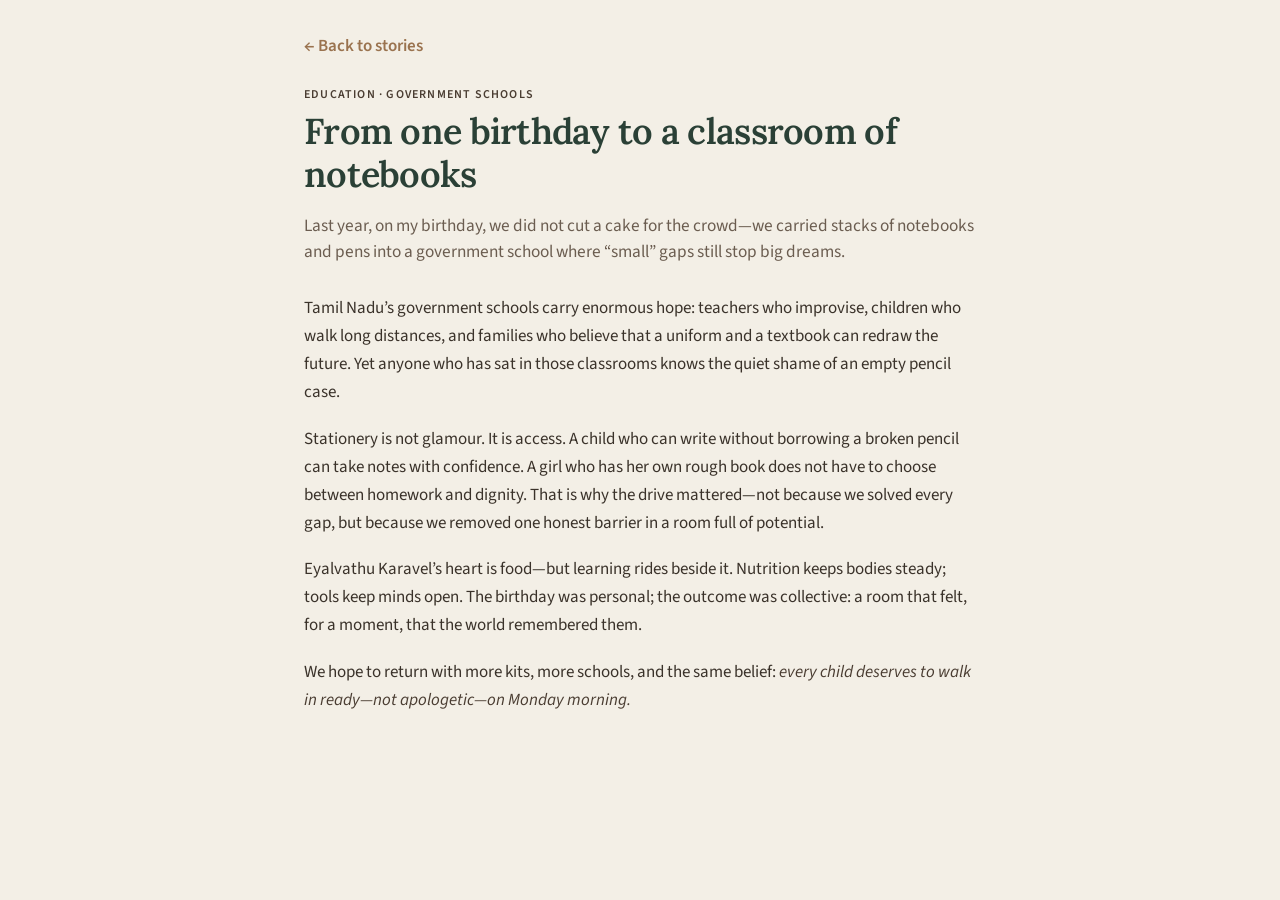
<file: data/media/blogs/birthday-notebooks-classroom.html>
<!DOCTYPE html>
<html lang="en">
  <head>
    <meta charset="UTF-8" />
    <meta name="viewport" content="width=device-width, initial-scale=1.0" />
    <title>From one birthday to a classroom of notebooks | Eyalvathu Karavel</title>
    <meta
      name="description"
      content="How a birthday stationery drive reached government school children—and why small supplies unlock big participation."
    />
    <link rel="preconnect" href="https://fonts.googleapis.com" />
    <link rel="preconnect" href="https://fonts.gstatic.com" crossorigin />
    <link
      href="https://fonts.googleapis.com/css2?family=Lora:ital,wght@0,400;0,500;0,600;0,700;1,400&family=Source+Sans+3:wght@400;500;600;700&display=swap"
      rel="stylesheet"
    />
    <link rel="stylesheet" href="../../../css/styles.css" />
    <link rel="icon" href="../../../images/gallery/vector/favicon2.png" type="image/png" />
    <link rel="apple-touch-icon" href="../../../images/gallery/vector/favicon2.png" />
  </head>
  <body class="blog-shell">
    <a class="blog-back" href="../../../index.html#media">← Back to stories</a>
    <article class="blog-article">
      <header class="blog-article-header">
        <p class="blog-meta">Education · Government schools</p>
        <h1>From one birthday to a classroom of notebooks</h1>
        <p class="blog-lead">
          Last year, on my birthday, we did not cut a cake for the crowd—we carried stacks of
          notebooks and pens into a government school where “small” gaps still stop big dreams.
        </p>
      </header>
      <div class="blog-body">
        <p>
          Tamil Nadu’s government schools carry enormous hope: teachers who improvise, children who walk
          long distances, and families who believe that a uniform and a textbook can redraw the future.
          Yet anyone who has sat in those classrooms knows the quiet shame of an empty pencil case.
        </p>
        <p>
          Stationery is not glamour. It is access. A child who can write without borrowing a broken
          pencil can take notes with confidence. A girl who has her own rough book does not have to
          choose between homework and dignity. That is why the drive mattered—not because we solved every
          gap, but because we removed one honest barrier in a room full of potential.
        </p>
        <p>
          Eyalvathu Karavel’s heart is food—but learning rides beside it. Nutrition keeps bodies steady;
          tools keep minds open. The birthday was personal; the outcome was collective: a room that felt,
          for a moment, that the world remembered them.
        </p>
        <p>
          We hope to return with more kits, more schools, and the same belief: <em>every child deserves
          to walk in ready—not apologetic—on Monday morning.</em>
        </p>
      </div>
    </article>
  </body>
</html>
</file>
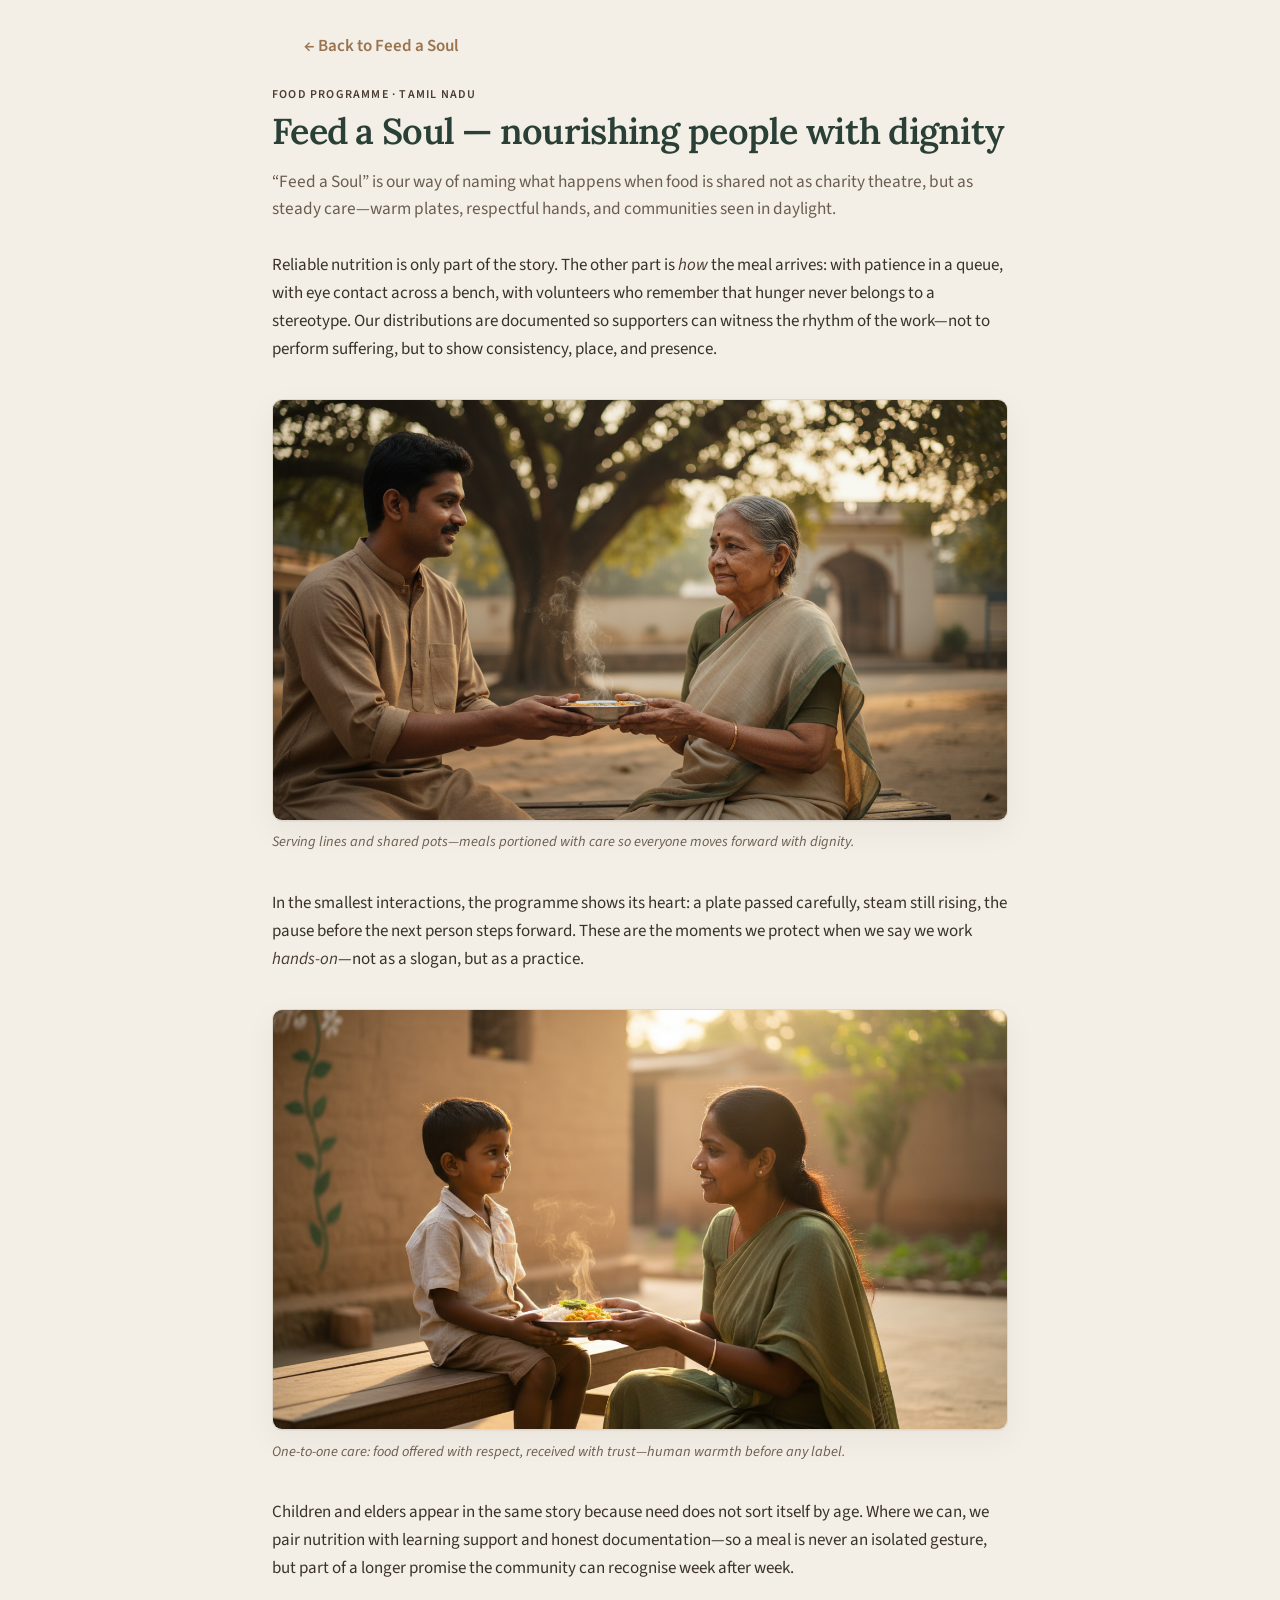
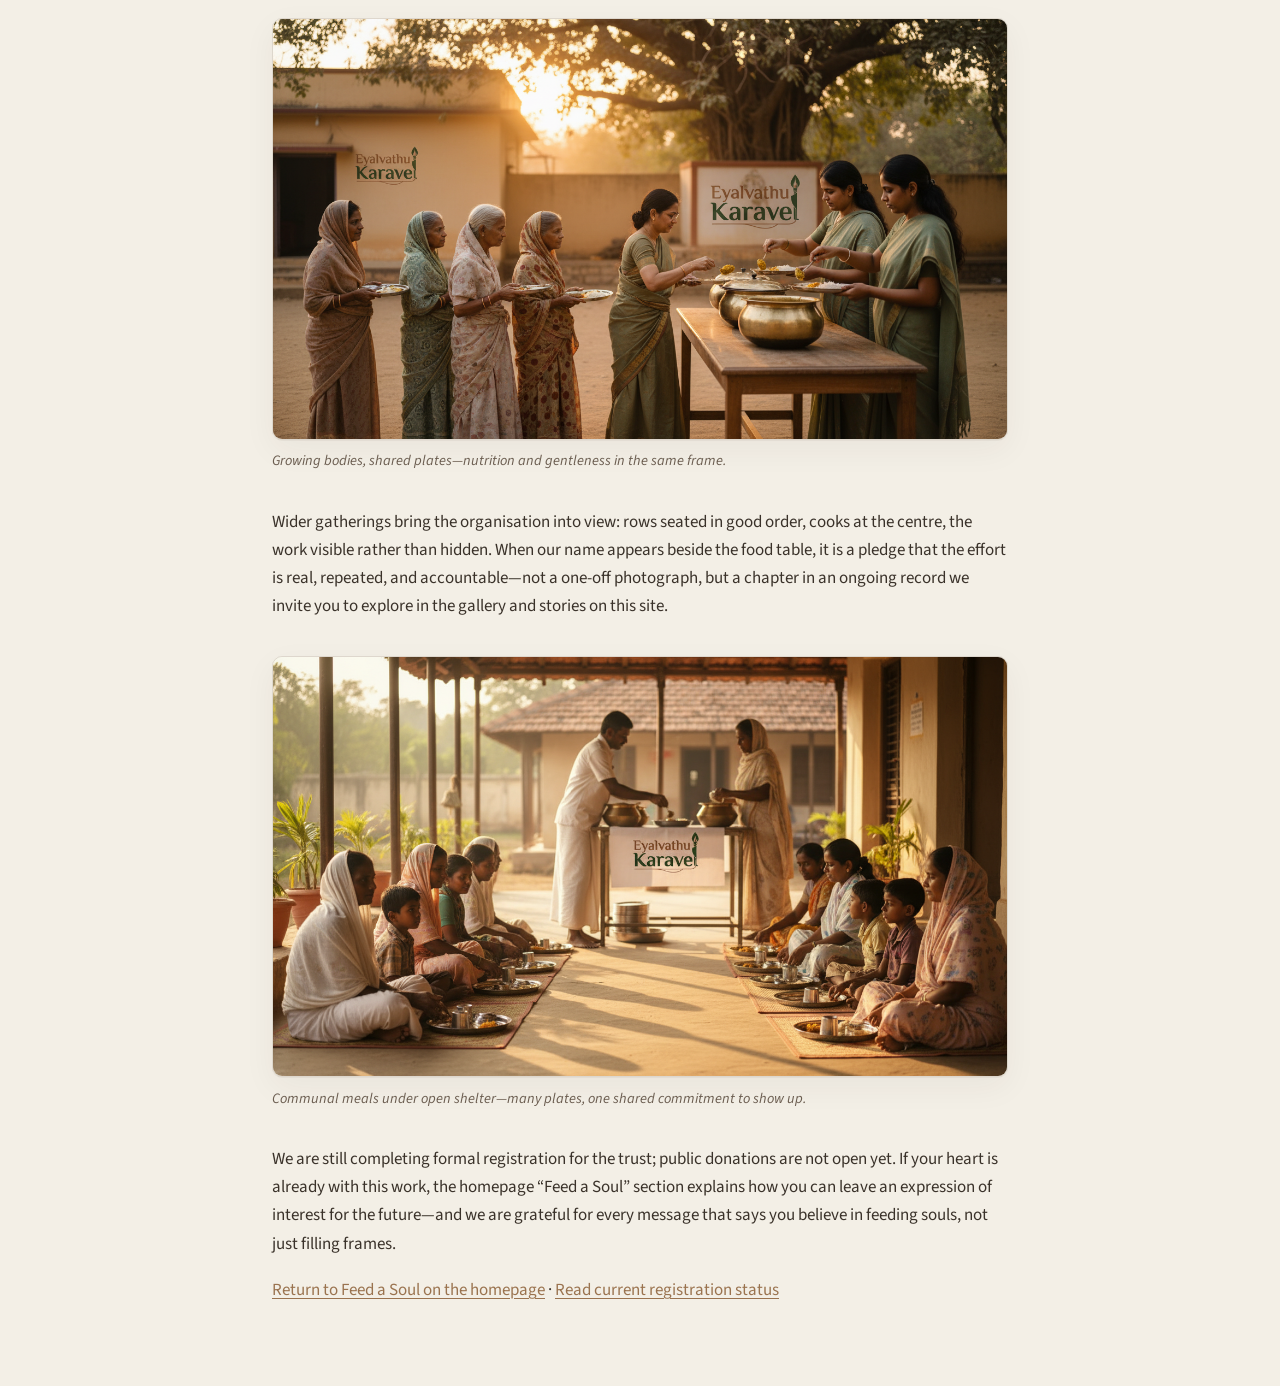
<file: data/media/blogs/feed-a-soul-program.html>
<!DOCTYPE html>
<html lang="en">
  <head>
    <meta charset="UTF-8" />
    <meta name="viewport" content="width=device-width, initial-scale=1.0" />
    <title>Feed a Soul — our food programme | Eyalvathu Karavel</title>
    <meta
      name="description"
      content="How Eyalvathu Karavel shares meals with dignity—community distribution, careful documentation, and the human moments behind every plate in Tamil Nadu."
    />
    <link rel="preconnect" href="https://fonts.googleapis.com" />
    <link rel="preconnect" href="https://fonts.gstatic.com" crossorigin />
    <link
      href="https://fonts.googleapis.com/css2?family=Lora:ital,wght@0,400;0,500;0,600;0,700;1,400&family=Source+Sans+3:wght@400;500;600;700&display=swap"
      rel="stylesheet"
    />
    <link rel="stylesheet" href="../../../css/styles.css" />
    <link rel="icon" href="../../../images/gallery/vector/favicon2.png" type="image/png" />
    <link rel="apple-touch-icon" href="../../../images/gallery/vector/favicon2.png" />
  </head>
  <body class="blog-shell">
    <a class="blog-back" href="../../../index.html#feed-a-soul">← Back to Feed a Soul</a>
    <article class="blog-article blog-article--wide">
      <header class="blog-article-header">
        <p class="blog-meta">Food programme · Tamil Nadu</p>
        <h1>Feed a Soul — nourishing people with dignity</h1>
        <p class="blog-lead">
          “Feed a Soul” is our way of naming what happens when food is shared not as charity theatre, but
          as steady care—warm plates, respectful hands, and communities seen in daylight.
        </p>
      </header>
      <div class="blog-body">
        <p>
          Reliable nutrition is only part of the story. The other part is <em>how</em> the meal arrives:
          with patience in a queue, with eye contact across a bench, with volunteers who remember that
          hunger never belongs to a stereotype. Our distributions are documented so supporters can witness
          the rhythm of the work—not to perform suffering, but to show consistency, place, and presence.
        </p>

        <figure class="blog-figure">
          <img
            src="../../../images/gallery/Whisk_6cb79a691c666bc8bbb49cf551c00ed3dr.png"
            alt="Volunteers serving food from brass pots to a line of community members in golden afternoon light"
            width="1600"
            height="1067"
            loading="lazy"
            decoding="async"
          />
          <figcaption>
            Serving lines and shared pots—meals portioned with care so everyone moves forward with dignity.
          </figcaption>
        </figure>

        <p>
          In the smallest interactions, the programme shows its heart: a plate passed carefully, steam
          still rising, the pause before the next person steps forward. These are the moments we protect
          when we say we work <em>hands-on</em>—not as a slogan, but as a practice.
        </p>

        <figure class="blog-figure">
          <img
            src="../../../images/gallery/Whisk_9f0fe661c0c3028aa0a44b96da367043dr.png"
            alt="A young man offering a warm meal to an elder seated outdoors under a tree"
            width="1600"
            height="1067"
            loading="lazy"
            decoding="async"
          />
          <figcaption>
            One-to-one care: food offered with respect, received with trust—human warmth before any label.
          </figcaption>
        </figure>

        <p>
          Children and elders appear in the same story because need does not sort itself by age. Where we
          can, we pair nutrition with learning support and honest documentation—so a meal is never an
          isolated gesture, but part of a longer promise the community can recognise week after week.
        </p>

        <figure class="blog-figure">
          <img
            src="../../../images/gallery/Whisk_d09d9d7fc71492e93414e7805254c343dr.png"
            alt="A caregiver handing a steaming plate of food to a child seated on a bench in a sunlit courtyard"
            width="1600"
            height="1067"
            loading="lazy"
            decoding="async"
          />
          <figcaption>
            Growing bodies, shared plates—nutrition and gentleness in the same frame.
          </figcaption>
        </figure>

        <p>
          Wider gatherings bring the organisation into view: rows seated in good order, cooks at the
          centre, the work visible rather than hidden. When our name appears beside the food table, it is
          a pledge that the effort is real, repeated, and accountable—not a one-off photograph, but a
          chapter in an ongoing record we invite you to explore in the gallery and stories on this site.
        </p>

        <figure class="blog-figure">
          <img
            src="../../../images/gallery/Whisk_de5332ff6dadfe6ac554ec1690007991dr.png"
            alt="Community members seated in rows sharing a meal at an outdoor distribution with Eyalvathu Karavel banner"
            width="1600"
            height="1067"
            loading="lazy"
            decoding="async"
          />
          <figcaption>
            Communal meals under open shelter—many plates, one shared commitment to show up.
          </figcaption>
        </figure>

        <p>
          We are still completing formal registration for the trust; public donations are not open yet.
          If your heart is already with this work, the homepage “Feed a Soul” section explains how you can
          leave an expression of interest for the future—and we are grateful for every message that says
          you believe in feeding souls, not just filling frames.
        </p>
        <p>
          <a href="../../../index.html#feed-a-soul">Return to Feed a Soul on the homepage</a>
          ·
          <a href="../../../index.html#current-status">Read current registration status</a>
        </p>
      </div>
    </article>
  </body>
</html>
</file>
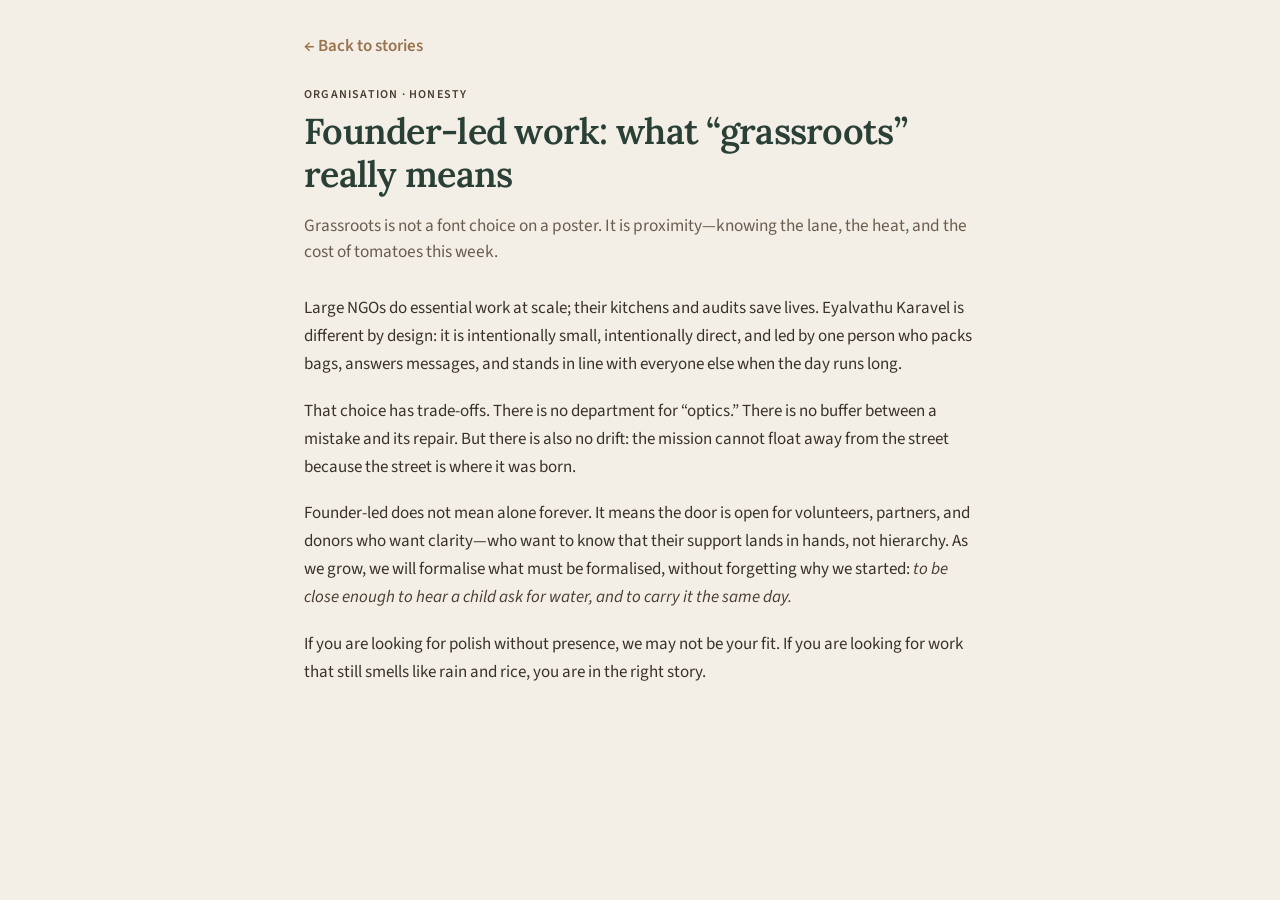
<file: data/media/blogs/founder-led-grassroots.html>
<!DOCTYPE html>
<html lang="en">
  <head>
    <meta charset="UTF-8" />
    <meta name="viewport" content="width=device-width, initial-scale=1.0" />
    <title>Founder-led work: what “grassroots” really means | Eyalvathu Karavel</title>
    <meta
      name="description"
      content="No layers, no waiting room—how personal initiative keeps Eyalvathu Karavel close to the ground in Tamil Nadu."
    />
    <link rel="preconnect" href="https://fonts.googleapis.com" />
    <link rel="preconnect" href="https://fonts.gstatic.com" crossorigin />
    <link
      href="https://fonts.googleapis.com/css2?family=Lora:ital,wght@0,400;0,500;0,600;0,700;1,400&family=Source+Sans+3:wght@400;500;600;700&display=swap"
      rel="stylesheet"
    />
    <link rel="stylesheet" href="../../../css/styles.css" />
    <link rel="icon" href="../../../images/gallery/vector/favicon2.png" type="image/png" />
    <link rel="apple-touch-icon" href="../../../images/gallery/vector/favicon2.png" />
  </head>
  <body class="blog-shell">
    <a class="blog-back" href="../../../index.html#media">← Back to stories</a>
    <article class="blog-article">
      <header class="blog-article-header">
        <p class="blog-meta">Organisation · Honesty</p>
        <h1>Founder-led work: what “grassroots” really means</h1>
        <p class="blog-lead">
          Grassroots is not a font choice on a poster. It is proximity—knowing the lane, the heat, and
          the cost of tomatoes this week.
        </p>
      </header>
      <div class="blog-body">
        <p>
          Large NGOs do essential work at scale; their kitchens and audits save lives. Eyalvathu
          Karavel is different by design: it is intentionally small, intentionally direct, and led by
          one person who packs bags, answers messages, and stands in line with everyone else when the
          day runs long.
        </p>
        <p>
          That choice has trade-offs. There is no department for “optics.” There is no buffer between
          a mistake and its repair. But there is also no drift: the mission cannot float away from the
          street because the street is where it was born.
        </p>
        <p>
          Founder-led does not mean alone forever. It means the door is open for volunteers, partners,
          and donors who want clarity—who want to know that their support lands in hands, not hierarchy.
          As we grow, we will formalise what must be formalised, without forgetting why we started:
          <em>to be close enough to hear a child ask for water, and to carry it the same day.</em>
        </p>
        <p>
          If you are looking for polish without presence, we may not be your fit. If you are looking for
          work that still smells like rain and rice, you are in the right story.
        </p>
      </div>
    </article>
  </body>
</html>
</file>
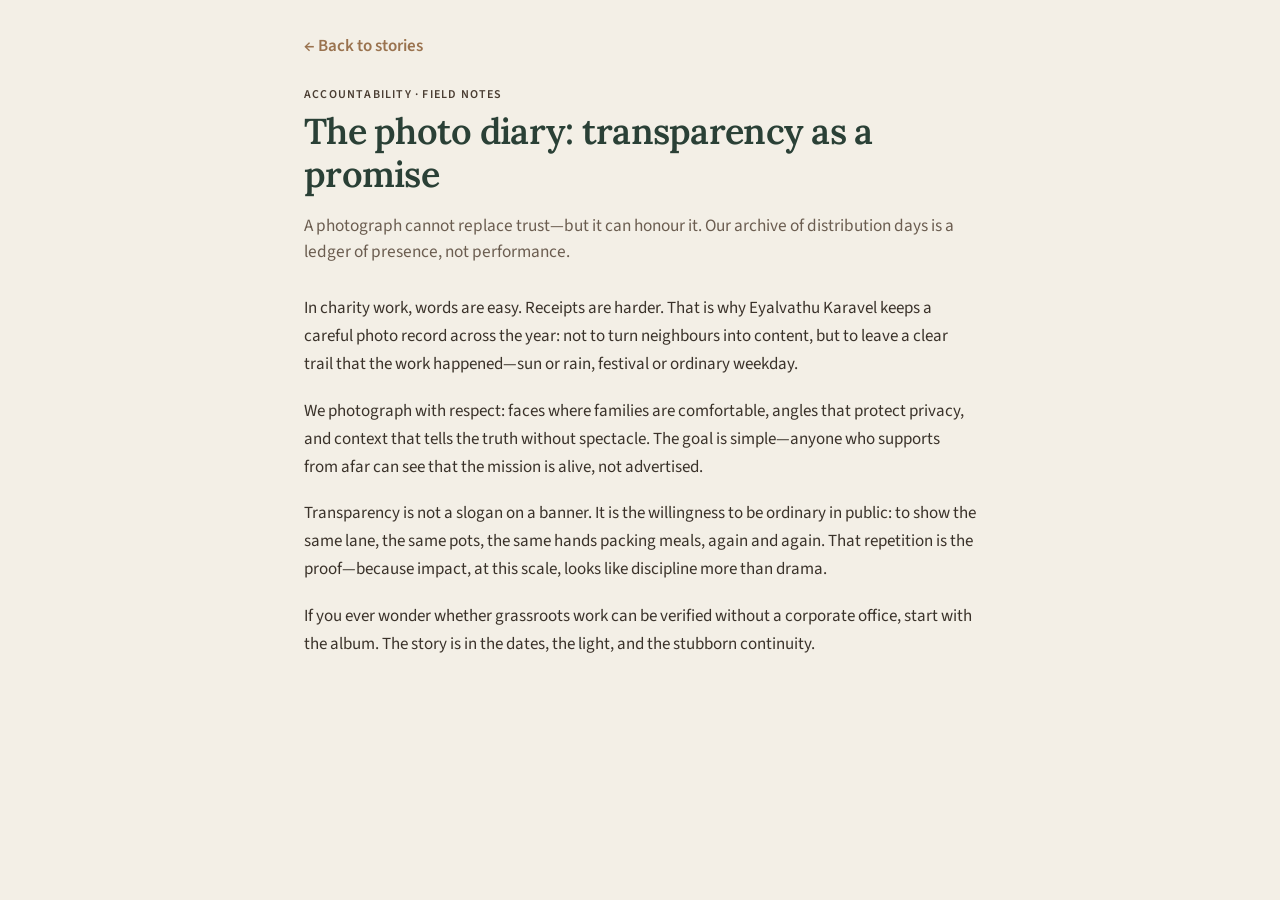
<file: data/media/blogs/photo-diary-transparency.html>
<!DOCTYPE html>
<html lang="en">
  <head>
    <meta charset="UTF-8" />
    <meta name="viewport" content="width=device-width, initial-scale=1.0" />
    <title>The photo diary: transparency as a promise | Eyalvathu Karavel</title>
    <meta
      name="description"
      content="Why we keep a visual record of distribution days—and how accountability starts with showing up on camera."
    />
    <link rel="preconnect" href="https://fonts.googleapis.com" />
    <link rel="preconnect" href="https://fonts.gstatic.com" crossorigin />
    <link
      href="https://fonts.googleapis.com/css2?family=Lora:ital,wght@0,400;0,500;0,600;0,700;1,400&family=Source+Sans+3:wght@400;500;600;700&display=swap"
      rel="stylesheet"
    />
    <link rel="stylesheet" href="../../../css/styles.css" />
    <link rel="icon" href="../../../images/gallery/vector/favicon2.png" type="image/png" />
    <link rel="apple-touch-icon" href="../../../images/gallery/vector/favicon2.png" />
  </head>
  <body class="blog-shell">
    <a class="blog-back" href="../../../index.html#media">← Back to stories</a>
    <article class="blog-article">
      <header class="blog-article-header">
        <p class="blog-meta">Accountability · Field notes</p>
        <h1>The photo diary: transparency as a promise</h1>
        <p class="blog-lead">
          A photograph cannot replace trust—but it can honour it. Our archive of distribution days is
          a ledger of presence, not performance.
        </p>
      </header>
      <div class="blog-body">
        <p>
          In charity work, words are easy. Receipts are harder. That is why Eyalvathu Karavel keeps a
          careful photo record across the year: not to turn neighbours into content, but to leave a
          clear trail that the work happened—sun or rain, festival or ordinary weekday.
        </p>
        <p>
          We photograph with respect: faces where families are comfortable, angles that protect
          privacy, and context that tells the truth without spectacle. The goal is simple—anyone who
          supports from afar can see that the mission is alive, not advertised.
        </p>
        <p>
          Transparency is not a slogan on a banner. It is the willingness to be ordinary in public: to
          show the same lane, the same pots, the same hands packing meals, again and again. That
          repetition is the proof—because impact, at this scale, looks like discipline more than drama.
        </p>
        <p>
          If you ever wonder whether grassroots work can be verified without a corporate office, start
          with the album. The story is in the dates, the light, and the stubborn continuity.
        </p>
      </div>
    </article>
  </body>
</html>
</file>
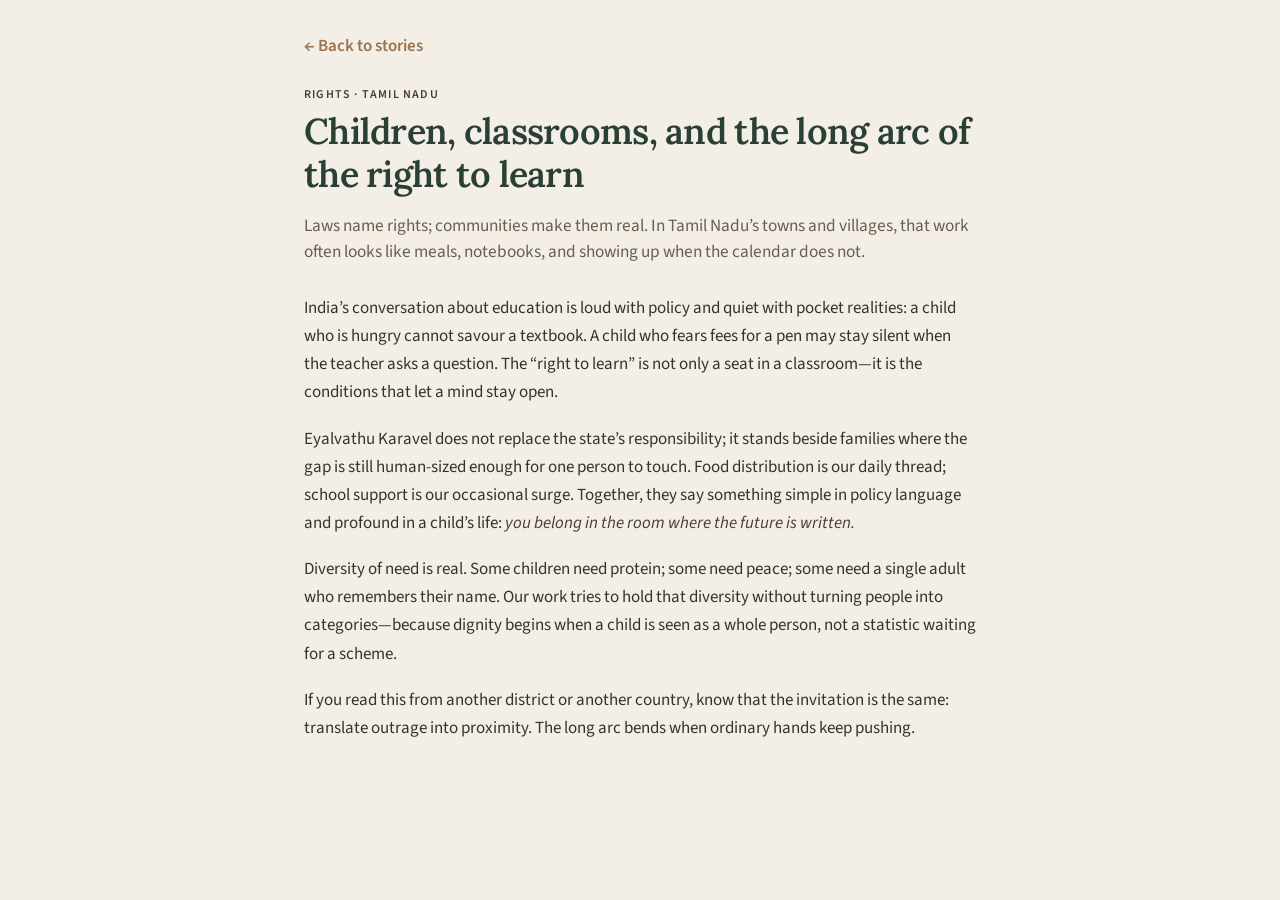
<file: data/media/blogs/tamil-nadu-right-to-learn.html>
<!DOCTYPE html>
<html lang="en">
  <head>
    <meta charset="UTF-8" />
    <meta name="viewport" content="width=device-width, initial-scale=1.0" />
    <title>Children, classrooms, and the long arc of the right to learn | Eyalvathu Karavel</title>
    <meta
      name="description"
      content="How local action in Tamil Nadu connects to a larger idea: every child deserves nutrition, safety, and a fair shot at school."
    />
    <link rel="preconnect" href="https://fonts.googleapis.com" />
    <link rel="preconnect" href="https://fonts.gstatic.com" crossorigin />
    <link
      href="https://fonts.googleapis.com/css2?family=Lora:ital,wght@0,400;0,500;0,600;0,700;1,400&family=Source+Sans+3:wght@400;500;600;700&display=swap"
      rel="stylesheet"
    />
    <link rel="stylesheet" href="../../../css/styles.css" />
    <link rel="icon" href="../../../images/gallery/vector/favicon2.png" type="image/png" />
    <link rel="apple-touch-icon" href="../../../images/gallery/vector/favicon2.png" />
  </head>
  <body class="blog-shell">
    <a class="blog-back" href="../../../index.html#media">← Back to stories</a>
    <article class="blog-article">
      <header class="blog-article-header">
        <p class="blog-meta">Rights · Tamil Nadu</p>
        <h1>Children, classrooms, and the long arc of the right to learn</h1>
        <p class="blog-lead">
          Laws name rights; communities make them real. In Tamil Nadu’s towns and villages, that work
          often looks like meals, notebooks, and showing up when the calendar does not.
        </p>
      </header>
      <div class="blog-body">
        <p>
          India’s conversation about education is loud with policy and quiet with pocket realities: a
          child who is hungry cannot savour a textbook. A child who fears fees for a pen may stay silent
          when the teacher asks a question. The “right to learn” is not only a seat in a classroom—it is
          the conditions that let a mind stay open.
        </p>
        <p>
          Eyalvathu Karavel does not replace the state’s responsibility; it stands beside families where
          the gap is still human-sized enough for one person to touch. Food distribution is our daily
          thread; school support is our occasional surge. Together, they say something simple in
          policy language and profound in a child’s life: <em>you belong in the room where the future is
          written.</em>
        </p>
        <p>
          Diversity of need is real. Some children need protein; some need peace; some need a single
          adult who remembers their name. Our work tries to hold that diversity without turning people
          into categories—because dignity begins when a child is seen as a whole person, not a
          statistic waiting for a scheme.
        </p>
        <p>
          If you read this from another district or another country, know that the invitation is the
          same: translate outrage into proximity. The long arc bends when ordinary hands keep pushing.
        </p>
      </div>
    </article>
  </body>
</html>
</file>
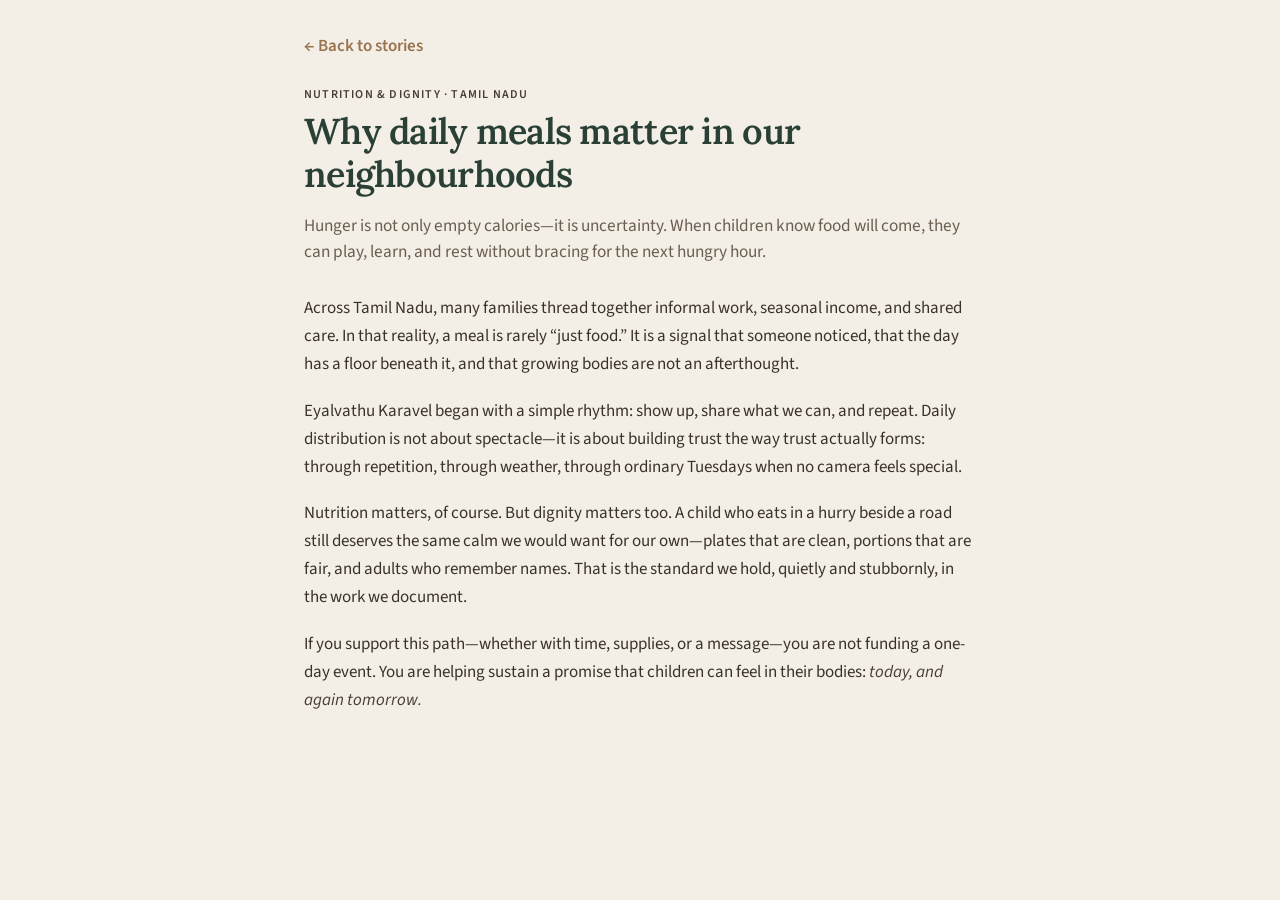
<file: data/media/blogs/why-daily-meals-matter.html>
<!DOCTYPE html>
<html lang="en">
  <head>
    <meta charset="UTF-8" />
    <meta name="viewport" content="width=device-width, initial-scale=1.0" />
    <title>Why daily meals matter in our neighbourhoods | Eyalvathu Karavel</title>
    <meta
      name="description"
      content="How reliable food reaches children in Tamil Nadu—and why consistency matters as much as calories."
    />
    <link rel="preconnect" href="https://fonts.googleapis.com" />
    <link rel="preconnect" href="https://fonts.gstatic.com" crossorigin />
    <link
      href="https://fonts.googleapis.com/css2?family=Lora:ital,wght@0,400;0,500;0,600;0,700;1,400&family=Source+Sans+3:wght@400;500;600;700&display=swap"
      rel="stylesheet"
    />
    <link rel="stylesheet" href="../../../css/styles.css" />
    <link rel="icon" href="../../../images/gallery/vector/favicon2.png" type="image/png" />
    <link rel="apple-touch-icon" href="../../../images/gallery/vector/favicon2.png" />
  </head>
  <body class="blog-shell">
    <a class="blog-back" href="../../../index.html#media">← Back to stories</a>
    <article class="blog-article">
      <header class="blog-article-header">
        <p class="blog-meta">Nutrition &amp; dignity · Tamil Nadu</p>
        <h1>Why daily meals matter in our neighbourhoods</h1>
        <p class="blog-lead">
          Hunger is not only empty calories—it is uncertainty. When children know food will come, they
          can play, learn, and rest without bracing for the next hungry hour.
        </p>
      </header>
      <div class="blog-body">
        <p>
          Across Tamil Nadu, many families thread together informal work, seasonal income, and shared
          care. In that reality, a meal is rarely “just food.” It is a signal that someone noticed, that
          the day has a floor beneath it, and that growing bodies are not an afterthought.
        </p>
        <p>
          Eyalvathu Karavel began with a simple rhythm: show up, share what we can, and repeat. Daily
          distribution is not about spectacle—it is about building trust the way trust actually forms:
          through repetition, through weather, through ordinary Tuesdays when no camera feels special.
        </p>
        <p>
          Nutrition matters, of course. But dignity matters too. A child who eats in a hurry beside a
          road still deserves the same calm we would want for our own—plates that are clean, portions
          that are fair, and adults who remember names. That is the standard we hold, quietly and
          stubbornly, in the work we document.
        </p>
        <p>
          If you support this path—whether with time, supplies, or a message—you are not funding a
          one-day event. You are helping sustain a promise that children can feel in their bodies:
          <em>today, and again tomorrow.</em>
        </p>
      </div>
    </article>
  </body>
</html>
</file>
<file: css/styles.css>
/* Eyalvathu Karavel — logo-aligned: warm parchment ground, brown lines & UI text, green for headings & primary CTAs */
:root {
  /* Logo greens — use sparingly (headings, primary buttons, key emphasis) */
  --color-forest: #2a4036;
  --color-forest-hover: #22332b;
  --color-forest-soft: #3d5c4c;
  --color-heading-green: #2a4036;
  /* Logo browns — navigation, body, dividers, secondary UI */
  --color-ink: #3a322a;
  --color-earth: #4a3d32;
  --color-stone: #6b5d50;
  --color-clay: #9a734f;
  --color-copper: #9a734f;
  --color-terracotta: #8b5a3c;
  --color-sage: #4d5a4e;
  --color-sage-light: #7a8a7c;
  --color-sand: #e5dccf;
  --color-cream: #efe8dc;
  --color-page: #f3efe6;
  --color-white: #fdfcf8;
  --color-surface: #faf7f0;
  --rgb-line: 90, 72, 54;
  --rgb-green-muted: 42, 64, 54;
  --font-display: "Lora", "Georgia", serif;
  --font-body: "Source Sans 3", system-ui, sans-serif;
  --shadow-soft: 0 2px 22px rgba(58, 45, 32, 0.06);
  --shadow-card: 0 1px 0 rgba(58, 45, 32, 0.05), 0 10px 32px rgba(58, 45, 32, 0.05);
  --radius: 10px;
  --radius-btn: 8px;
  --max-width: 1180px;
  --section-pad-y: clamp(3.5rem, 6vw, 5rem);
  --border-subtle: 1px solid rgba(var(--rgb-line), 0.14);
  --border-line-muted: 1px solid rgba(var(--rgb-line), 0.1);
}

*,
*::before,
*::after {
  box-sizing: border-box;
}

html {
  scroll-behavior: smooth;
}

body {
  margin: 0;
  font-family: var(--font-body);
  font-size: 1.0625rem;
  line-height: 1.68;
  color: var(--color-ink);
  background: var(--color-page);
  -webkit-font-smoothing: antialiased;
}

img {
  max-width: 100%;
  height: auto;
  display: block;
}

a {
  color: var(--color-clay);
  text-decoration-thickness: 1px;
  text-underline-offset: 3px;
}

a:hover {
  color: var(--color-earth);
}

.skip-link {
  position: absolute;
  left: -9999px;
  top: 0;
  z-index: 10000;
  padding: 0.75rem 1rem;
  background: var(--color-ink);
  color: var(--color-cream);
}

.skip-link:focus {
  left: 1rem;
  top: 1rem;
}

/* Top bar */
.top-bar {
  background: var(--color-cream);
  color: var(--color-earth);
  font-size: 0.8125rem;
  text-align: center;
  padding: 0.28rem 1rem;
  letter-spacing: 0.02em;
  border-bottom: var(--border-line-muted);
}

.top-bar a {
  color: var(--color-heading-green);
  font-weight: 600;
}

.top-bar a:hover {
  color: var(--color-earth);
}

/* Header */
.site-header {
  position: sticky;
  top: 0;
  z-index: 1000;
  background: rgba(243, 239, 230, 0.94);
  backdrop-filter: blur(12px);
  border-bottom: var(--border-subtle);
}

.header-inner {
  max-width: var(--max-width);
  margin: 0 auto;
  padding: 0.1rem max(1.25rem, env(safe-area-inset-right, 0px)) 0.1rem
    max(0.5rem, env(safe-area-inset-left, 0px));
  display: flex;
  align-items: center;
  justify-content: space-between;
  gap: 1rem;
  min-height: 0;
  height: auto;
}

.logo {
  display: flex;
  flex-direction: column;
  gap: 0.1rem;
  text-decoration: none;
  color: inherit;
}

.logo--image {
  flex-direction: row;
  align-items: center;
  justify-content: flex-start;
  gap: 0.5rem;
  max-width: min(100%, 660px);
  flex-shrink: 0;
  margin-left: 0;
}

.logo-brand {
  display: inline-flex;
  flex-direction: column;
  align-items: stretch;
  gap: 0;
  width: fit-content;
  max-width: 100%;
  vertical-align: middle;
  flex-shrink: 0;
}

.logo-brand-mark {
  display: block;
  text-align: left;
  margin-top: 0;
  line-height: 0;
}

.logo-img {
  width: auto;
  height: 65px;
  max-width: 245px;
  object-fit: contain;
  object-position: left top;
  display: block;
}

.logo-motto {
  margin: 0;
  font-family: var(--font-body);
  font-size: 0.68rem;
  font-weight: 500;
  letter-spacing: 0.06em;
  color: var(--color-stone);
  line-height: 1.3;
  white-space: nowrap;
  align-self: center;
  min-width: 0;
  padding-top: 0;
}

.logo-motto .logo-dot {
  display: inline-block;
  margin: 0 0.42em;
  color: var(--color-ink);
  font-weight: 700;
  font-size: 1.12em;
  line-height: 0;
  vertical-align: 0.05em;
}

/* Same horizontal span as the logo image; label centered on that span */
.logo-foundation {
  margin: 0;
  margin-top: 0.15rem;
  padding: 0;
  width: 100%;
  max-width: none;
  box-sizing: border-box;
  font-family: var(--font-body);
  font-size: 0.9rem;
  font-weight: 700;
  letter-spacing: 0.06em;
  text-transform: uppercase;
  color: var(--color-earth);
  line-height: 1.05;
  text-align: center;
}

@media (max-width: 520px) {
  .logo-img {
    height: 65px;
    max-width: min(100%, 245px);
  }
}

@media (max-width: 400px) {
  .logo--image {
    flex-wrap: wrap;
    max-width: 100%;
  }

  .logo-motto {
    white-space: normal;
    flex-basis: 100%;
    text-align: center;
    padding-top: 0.35rem;
    font-size: 0.65rem;
  }

  .footer-logo {
    height: 112px;
    max-width: 160px;
  }
}

.nav-desktop {
  display: none;
  flex-shrink: 0;
}

.nav-desktop ul {
  list-style: none;
  margin: 0;
  padding: 0;
  display: flex;
  flex-wrap: nowrap;
  align-items: center;
  gap: 0.15rem;
}

.nav-desktop li {
  flex-shrink: 0;
}

.nav-desktop a {
  display: block;
  padding: 0.38rem 0.5rem;
  font-size: 0.875rem;
  font-weight: 500;
  color: var(--color-earth);
  text-decoration: none;
  border-radius: var(--radius-btn);
  white-space: nowrap;
}

.nav-desktop a:hover,
.nav-desktop a[aria-current="page"] {
  background: rgba(var(--rgb-line), 0.08);
  color: var(--color-heading-green);
}

.btn {
  display: inline-flex;
  align-items: center;
  justify-content: center;
  gap: 0.35rem;
  padding: 0.72rem 1.4rem;
  font-family: var(--font-body);
  font-size: 0.95rem;
  font-weight: 600;
  letter-spacing: 0.02em;
  border: none;
  border-radius: var(--radius-btn);
  cursor: pointer;
  text-decoration: none;
  transition:
    background-color 0.2s ease,
    color 0.2s ease,
    border-color 0.2s ease,
    box-shadow 0.2s ease;
}

.btn:active {
  transform: translateY(1px);
}

.btn-primary {
  background: var(--color-forest);
  color: var(--color-white);
  box-shadow: 0 2px 12px rgba(var(--rgb-green-muted), 0.25);
}

.btn-primary:hover {
  color: var(--color-white);
  background: var(--color-forest-hover);
  box-shadow: 0 4px 18px rgba(var(--rgb-green-muted), 0.3);
}

.btn-outline {
  background: transparent;
  color: var(--color-earth);
  border: 1px solid rgba(var(--rgb-line), 0.35);
}

.btn-outline:hover {
  background: rgba(var(--rgb-line), 0.06);
  color: var(--color-heading-green);
  border-color: rgba(var(--rgb-line), 0.45);
}

.header-actions {
  display: flex;
  align-items: center;
  gap: 0.5rem;
}

.site-header .header-actions .btn {
  padding: 0.52rem 1.1rem;
  font-size: 0.88rem;
}

.menu-toggle {
  display: flex;
  align-items: center;
  justify-content: center;
  width: 44px;
  height: 44px;
  border: none;
  background: transparent;
  border-radius: 8px;
  cursor: pointer;
  color: var(--color-earth);
}

.menu-toggle:hover {
  background: rgba(var(--rgb-line), 0.08);
}

.menu-toggle .bar {
  display: block;
  width: 22px;
  height: 2px;
  background: currentColor;
  position: relative;
}

.menu-toggle .bar::before,
.menu-toggle .bar::after {
  content: "";
  position: absolute;
  left: 0;
  width: 100%;
  height: 2px;
  background: currentColor;
}

.menu-toggle .bar::before {
  top: -7px;
}

.menu-toggle .bar::after {
  top: 7px;
}

.nav-mobile {
  display: none;
  border-top: var(--border-subtle);
  background: var(--color-page);
  padding: 1rem 1.25rem 1.5rem;
}

.nav-mobile.is-open {
  display: block;
}

.nav-mobile ul {
  list-style: none;
  margin: 0;
  padding: 0;
}

.nav-mobile a {
  display: block;
  padding: 0.65rem 0;
  font-weight: 600;
  color: var(--color-earth);
  text-decoration: none;
  border-bottom: 1px solid rgba(var(--rgb-line), 0.1);
}

.nav-mobile .btn-primary {
  margin-top: 1rem;
  width: 100%;
  text-align: center;
}

@media (min-width: 960px) {
  .nav-desktop {
    display: block;
  }

  .menu-toggle {
    display: none;
  }

  .nav-mobile {
    display: none !important;
  }
}

/* Keep all ribbon labels on one row when the bar is tight */
@media (min-width: 960px) and (max-width: 1320px) {
  .nav-desktop a {
    font-size: 0.8rem;
    padding: 0.34rem 0.38rem;
  }

  .nav-desktop ul {
    gap: 0.05rem;
  }
}

/* Hero */
.hero {
  position: relative;
  min-height: min(72vh, 680px);
  display: flex;
  align-items: center;
  padding: 3rem 1.25rem 4rem;
  overflow: hidden;
}

.hero-media {
  position: absolute;
  inset: 0;
  z-index: 0;
  overflow: hidden;
  background: #3d342c url("../images/web/hero.jpg") center 42% / cover no-repeat;
}

.hero-video {
  position: absolute;
  inset: 0;
  z-index: 0;
  width: 100%;
  height: 100%;
  object-fit: cover;
  object-position: 50% 35%;
  pointer-events: none;
}

.hero-overlay {
  position: absolute;
  inset: 0;
  z-index: 1;
  background: linear-gradient(
    120deg,
    rgba(42, 34, 28, 0.78) 0%,
    rgba(58, 48, 40, 0.52) 45%,
    rgba(48, 56, 48, 0.4) 100%
  );
  pointer-events: none;
}

@media (prefers-reduced-motion: reduce) {
  .hero-video {
    display: none;
  }
}

@media (max-width: 640px) {
  .hero {
    min-height: min(56vh, 520px);
    padding: 2.25rem 1.25rem 3rem;
  }

  .hero-video {
    object-position: 50% 30%;
  }
}

.hero-inner {
  position: relative;
  z-index: 1;
  max-width: var(--max-width);
  margin: 0 auto;
  width: 100%;
}

.hero-badge {
  display: inline-block;
  font-size: 0.72rem;
  font-weight: 600;
  letter-spacing: 0.14em;
  text-transform: uppercase;
  color: rgba(253, 252, 250, 0.95);
  background: rgba(42, 34, 28, 0.45);
  border: 1px solid rgba(253, 252, 250, 0.28);
  padding: 0.4rem 0.85rem;
  border-radius: 999px;
  margin-bottom: 1.15rem;
}

.hero h1 {
  font-family: var(--font-display);
  font-size: clamp(2.15rem, 5vw, 3.2rem);
  font-weight: 600;
  line-height: 1.18;
  letter-spacing: -0.02em;
  color: var(--color-white);
  margin: 0 0 1.1rem;
  max-width: 15ch;
}

.hero-lead {
  font-size: 1.125rem;
  line-height: 1.65;
  color: rgba(253, 252, 250, 0.93);
  max-width: 36rem;
  margin: 0 0 1.85rem;
}

.hero-cta {
  display: flex;
  flex-wrap: wrap;
  gap: 0.75rem;
}

.hero-cta .btn-primary {
  background: var(--color-forest);
  box-shadow: 0 2px 16px rgba(0, 0, 0, 0.2);
}

.hero-cta .btn-primary:hover {
  background: var(--color-forest-hover);
}

.hero-cta .btn-outline {
  color: var(--color-white);
  border-color: rgba(253, 252, 250, 0.5);
}

.hero-cta .btn-outline:hover {
  background: rgba(253, 252, 250, 0.12);
  color: var(--color-white);
  border-color: rgba(253, 252, 250, 0.65);
}

/* Sections */
.section {
  padding: var(--section-pad-y) 1.5rem;
}

.section-alt {
  background: var(--color-surface);
  border-top: var(--border-line-muted);
  border-bottom: var(--border-line-muted);
}

.section-inner {
  max-width: var(--max-width);
  margin: 0 auto;
}

.section-kicker {
  font-size: 0.78rem;
  font-weight: 600;
  letter-spacing: 0.16em;
  text-transform: uppercase;
  color: var(--color-earth);
  margin: 0 0 0.65rem;
}

.section h2 {
  font-family: var(--font-display);
  font-size: clamp(1.8rem, 3.5vw, 2.45rem);
  font-weight: 600;
  letter-spacing: -0.02em;
  color: var(--color-heading-green);
  margin: 0 0 1.15rem;
  line-height: 1.2;
}

.section-intro {
  max-width: 42rem;
  color: var(--color-stone);
  margin: 0 0 2.25rem;
  line-height: 1.7;
}

.section-intro.mt-0 {
  margin-top: 0;
}

/* Why Eyalvathu Karavel (#about) — editorial, scoped to .section-why-ek only */
.section-why-ek {
  background:
    linear-gradient(
      178deg,
      rgba(250, 247, 240, 0.65) 0%,
      var(--color-surface) 48%,
      rgba(229, 220, 207, 0.35) 100%
    );
  padding-top: clamp(3.25rem, 6.5vw, 4.75rem);
  padding-bottom: clamp(3.5rem, 6.5vw, 5.25rem);
}

.section-why-ek .why-ek-inner {
  max-width: min(50rem, 100%);
  margin: 0 auto;
}

.section-why-ek .why-ek-intro {
  margin-bottom: clamp(2.25rem, 4vw, 3rem);
}

.section-why-ek .why-ek-eyebrow {
  font-size: 0.72rem;
  font-weight: 600;
  letter-spacing: 0.2em;
  text-transform: uppercase;
  color: var(--color-stone);
  margin: 0 0 0.85rem;
}

.section-why-ek .why-ek-heading {
  font-family: var(--font-display);
  font-size: clamp(1.75rem, 3.2vw, 2.35rem);
  font-weight: 600;
  letter-spacing: -0.025em;
  line-height: 1.18;
  color: var(--color-heading-green);
  margin: 0 0 1.35rem;
}

.section-why-ek .why-ek-lead {
  margin: 0;
  max-width: 40rem;
  font-size: clamp(1.02rem, 1.35vw, 1.125rem);
  line-height: 1.75;
  color: var(--color-ink);
  font-weight: 400;
}

.section-why-ek .why-ek-lead + .why-ek-lead {
  margin-top: 1.1rem;
}

.section-why-ek .why-ek-layout {
  display: grid;
  gap: clamp(1.75rem, 3vw, 2.5rem);
  align-items: stretch;
  margin-bottom: clamp(2rem, 4vw, 2.75rem);
  min-width: 0;
}

@media (min-width: 880px) {
  .section-why-ek .why-ek-layout {
    grid-template-columns: minmax(0, clamp(260px, 34vw, 380px)) minmax(0, 1fr);
    gap: 2rem 2.25rem;
    align-items: stretch;
  }
}

/* Prevent intrinsic image width from blowing past grid tracks (overlap bug) */
.section-why-ek .why-ek-layout > * {
  min-width: 0;
}

.section-why-ek .why-ek-figure {
  margin: 0;
  width: 100%;
  max-width: 100%;
  border-radius: calc(var(--radius) + 2px);
  overflow: hidden;
  border: var(--border-subtle);
  box-shadow: var(--shadow-card);
  background: var(--color-cream);
  aspect-ratio: 4 / 3;
  max-height: min(320px, 48vw);
  display: block;
}

.section-why-ek .why-ek-img {
  width: 100%;
  max-width: 100%;
  height: 100%;
  min-height: 0;
  display: block;
  object-fit: cover;
  object-position: center 40%;
}

/* Desktop: image column stretches to match text column top and bottom */
@media (min-width: 880px) {
  .section-why-ek .why-ek-figure {
    aspect-ratio: unset;
    max-height: none;
    height: 100%;
    min-height: 0;
    align-self: stretch;
    display: grid;
    grid-template: 1fr / 1fr;
  }

  .section-why-ek .why-ek-img {
    max-height: none;
    object-position: center 35%;
  }
}

@media (max-width: 879px) {
  .section-why-ek .why-ek-figure {
    max-height: 280px;
  }
}

.section-why-ek .why-ek-pillars {
  display: flex;
  flex-direction: column;
  gap: 1.5rem;
  width: 100%;
  max-width: min(100%, 28rem);
  justify-self: start;
  box-sizing: border-box;
}

.section-why-ek .why-ek-pillar {
  margin: 0;
  padding: 0 0 1.5rem;
  border-bottom: 1px solid rgba(var(--rgb-line), 0.12);
}

.section-why-ek .why-ek-pillar:last-child {
  padding-bottom: 0;
  border-bottom: none;
}

.section-why-ek .why-ek-pillar-title {
  font-family: var(--font-display);
  font-size: clamp(1.08rem, 1.5vw, 1.22rem);
  font-weight: 600;
  letter-spacing: -0.015em;
  line-height: 1.3;
  color: var(--color-heading-green);
  margin: 0 0 0.55rem;
  overflow-wrap: break-word;
  word-wrap: break-word;
}

.section-why-ek .why-ek-pillar-text {
  margin: 0;
  font-size: 0.98rem;
  line-height: 1.68;
  color: var(--color-stone);
  overflow-wrap: break-word;
  word-wrap: break-word;
  hyphens: auto;
}

/* Motto, core values & guiding principles (#values) — section-alt follows #about; avoid double top rule */
#about + #values.section-alt {
  border-top: none;
}

/* Motto, core values & guiding principles (#values) */
.motto-block {
  margin: 0 0 3rem;
  padding: 2.75rem 1.75rem 3rem;
  text-align: center;
  border-radius: calc(var(--radius) + 2px);
  background:
    linear-gradient(
      165deg,
      rgba(var(--rgb-line), 0.06) 0%,
      rgba(250, 247, 240, 0.98) 42%,
      rgba(166, 124, 82, 0.1) 100%
    ),
    var(--color-surface);
  border: var(--border-subtle);
  box-shadow: var(--shadow-card);
}

.motto-kicker {
  margin-bottom: 0.75rem;
}

.motto-statement {
  font-family: var(--font-display);
  font-size: clamp(2rem, 5.5vw, 3.15rem);
  font-weight: 600;
  letter-spacing: -0.03em;
  line-height: 1.15;
  color: var(--color-heading-green);
  margin: 0 0 1.25rem;
}

.motto-word {
  color: var(--color-clay);
}

.motto-punct {
  color: var(--color-stone);
  font-weight: 500;
}

.motto-support {
  max-width: 38rem;
  margin: 0 auto;
  font-size: 1.08rem;
  line-height: 1.6;
  color: var(--color-stone);
}

.principles-grid .programme {
  text-align: left;
}

.principles-grid .programme h3 {
  font-size: 1.1rem;
  line-height: 1.35;
  color: var(--color-heading-green);
}

@media (min-width: 720px) {
  .programmes.values-core-grid .programme:nth-child(5) {
    grid-column: 2;
  }
}

/* Space between Core Values and Guiding Principles — align with section vertical rhythm */
#values .programmes.values-core-grid {
  margin-bottom: 0;
}

.values-subheading {
  font-family: var(--font-display);
  font-size: clamp(1.65rem, 3.2vw, 2.15rem);
  font-weight: 600;
  letter-spacing: -0.02em;
  color: var(--color-heading-green);
  margin: clamp(2.75rem, 5.5vw, 4.25rem) 0 0.85rem;
  padding-top: clamp(2.5rem, 4.5vw, 3.5rem);
  border-top: var(--border-line-muted);
}

.values-subheading + .section-intro {
  margin-top: 0;
}

/* Current status (registration & donations transparency) */
.status-notice {
  max-width: 46rem;
  margin: 0 auto;
  padding: 1.75rem 1.35rem 1.85rem;
  border-radius: var(--radius);
  background: rgba(var(--rgb-line), 0.05);
  border: var(--border-subtle);
  border-left: 4px solid var(--color-clay);
  box-shadow: var(--shadow-card);
}

.status-notice p {
  margin: 0 0 1rem;
  color: var(--color-stone);
  line-height: 1.65;
  font-size: 1.02rem;
}

.status-notice p:last-child {
  margin-bottom: 0;
}

.status-notice a {
  color: var(--color-clay);
}

.status-notice-emphasis {
  font-weight: 600;
  color: var(--color-ink);
  margin: 1.2rem 0 1.1rem;
  padding: 1rem 1.15rem;
  background: rgba(249, 247, 242, 0.95);
  border-radius: var(--radius-btn);
  border: 1px solid rgba(166, 124, 82, 0.22);
  line-height: 1.55;
  font-size: 1.02rem;
}

/* Stats */
.stats {
  display: grid;
  grid-template-columns: repeat(2, 1fr);
  gap: 1rem;
}

@media (min-width: 640px) {
  .stats {
    grid-template-columns: repeat(4, 1fr);
  }
}

.stat {
  text-align: center;
  padding: 1.35rem 0.85rem;
  background: var(--color-surface);
  border-radius: var(--radius);
  border: var(--border-subtle);
  box-shadow: var(--shadow-card);
}

.stat strong {
  display: block;
  font-family: var(--font-display);
  font-size: clamp(1.75rem, 3vw, 2.25rem);
  color: var(--color-heading-green);
  line-height: 1.1;
}

.stat span {
  font-size: 0.85rem;
  color: var(--color-stone);
}

/* Programme cards */
.programmes {
  display: grid;
  gap: 1.5rem;
}

@media (min-width: 720px) {
  .programmes {
    grid-template-columns: repeat(3, 1fr);
  }
}

.programme {
  background: var(--color-surface);
  border-radius: var(--radius);
  padding: 1.65rem 1.5rem;
  border: var(--border-subtle);
  box-shadow: var(--shadow-card);
  transition:
    transform 0.22s ease,
    box-shadow 0.22s ease;
}

.programme:hover {
  transform: translateY(-2px);
  box-shadow: 0 4px 28px rgba(58, 45, 32, 0.09);
}

@media (prefers-reduced-motion: reduce) {
  .programme:hover {
    transform: none;
  }
}

.programme-icon {
  width: 48px;
  height: 48px;
  border-radius: var(--radius-btn);
  background: rgba(var(--rgb-line), 0.1);
  color: var(--color-heading-green);
  display: flex;
  align-items: center;
  justify-content: center;
  font-size: 1.35rem;
  margin-bottom: 1rem;
}

.programme h3 {
  font-family: var(--font-display);
  font-size: 1.18rem;
  font-weight: 600;
  letter-spacing: -0.01em;
  color: var(--color-heading-green);
  margin: 0 0 0.5rem;
}

.programme p {
  margin: 0;
  font-size: 0.98rem;
  color: var(--color-stone);
}

.work-banner {
  margin: 0 0 2rem;
}

.work-banner--split {
  display: grid;
  grid-template-columns: 1fr 1fr;
  gap: 0.75rem;
  align-items: stretch;
}

.work-banner-panel {
  margin: 0;
  border-radius: var(--radius);
  overflow: hidden;
  box-shadow: var(--shadow-card);
  border: var(--border-subtle);
  aspect-ratio: 4 / 3;
  max-height: 360px;
}

.work-banner-panel img {
  width: 100%;
  height: 100%;
  object-fit: cover;
  object-position: center 35%;
}

.work-banner-panel:last-child img {
  object-position: center center;
}

@media (max-width: 640px) {
  .work-banner--split {
    grid-template-columns: 1fr;
    max-width: 28rem;
    margin-left: auto;
    margin-right: auto;
  }

  .work-banner-panel {
    max-height: 280px;
  }
}

/* Gallery */
.gallery-note {
  font-size: 0.95rem;
  color: var(--color-stone);
  margin-bottom: 1.5rem;
}

.gallery-grid {
  display: grid;
  grid-template-columns: repeat(2, 1fr);
  gap: 0.75rem;
}

@media (min-width: 640px) {
  .gallery-grid {
    grid-template-columns: repeat(3, 1fr);
    gap: 1rem;
  }
}

@media (min-width: 960px) {
  .gallery-grid {
    grid-template-columns: repeat(4, 1fr);
  }
}

/* Six food photos: keep three columns so rows stay even */
@media (min-width: 640px) {
  .gallery-grid--food {
    grid-template-columns: repeat(3, 1fr);
  }
}

@media (min-width: 960px) {
  .gallery-grid--food {
    grid-template-columns: repeat(3, 1fr);
  }
}

.gallery-item {
  position: relative;
  aspect-ratio: 4/3;
  border-radius: var(--radius);
  overflow: hidden;
  background: linear-gradient(145deg, var(--color-sand), rgba(166, 124, 82, 0.22));
  border: var(--border-subtle);
  box-shadow: var(--shadow-card);
}

.gallery-placeholder {
  position: absolute;
  inset: 0;
  display: flex;
  flex-direction: column;
  align-items: center;
  justify-content: center;
  padding: 1rem;
  text-align: center;
  font-size: 0.8rem;
  color: var(--color-earth);
  background: rgba(247, 244, 239, 0.92);
}

.gallery-item > img {
  position: absolute;
  inset: 0;
  width: 100%;
  height: 100%;
  object-fit: cover;
}

.gallery-placeholder small {
  opacity: 0.85;
  margin-top: 0.35rem;
}

/* Campaigns */
.campaigns {
  display: grid;
  gap: 1.25rem;
}

@media (min-width: 800px) {
  .campaigns {
    grid-template-columns: repeat(2, 1fr);
  }
}

.campaign {
  padding: 2rem 1.75rem;
  border-radius: var(--radius);
  background: var(--color-surface);
  border: var(--border-subtle);
  box-shadow: var(--shadow-card);
}

.campaign h3 {
  font-family: var(--font-display);
  font-weight: 600;
  color: var(--color-heading-green);
  letter-spacing: -0.01em;
  margin: 0 0 0.5rem;
}

.campaign p {
  margin: 0 0 1rem;
  color: var(--color-stone);
  font-size: 0.98rem;
}

.campaign-status {
  margin: 0;
  margin-top: 1.1rem;
  padding-top: 0.9rem;
  border-top: 1px solid rgba(var(--rgb-line), 0.12);
  font-size: 0.78rem;
  font-weight: 600;
  letter-spacing: 0.1em;
  text-transform: uppercase;
  color: var(--color-heading-green);
}

.progress {
  height: 8px;
  background: var(--color-sand);
  border-radius: 999px;
  overflow: hidden;
  margin-bottom: 0.5rem;
}

.progress-bar {
  height: 100%;
  background: linear-gradient(90deg, var(--color-clay), #c4a574);
  border-radius: 999px;
}

.progress-label {
  font-size: 0.8rem;
  color: var(--color-stone);
}

/* Get involved */
.involve-grid {
  display: grid;
  gap: 1.5rem;
}

@media (min-width: 720px) {
  .involve-grid {
    grid-template-columns: repeat(3, 1fr);
  }
}

.involve-card {
  padding: 1.65rem 1.5rem;
  background: var(--color-surface);
  border-radius: var(--radius);
  border: var(--border-subtle);
  box-shadow: var(--shadow-card);
  text-align: center;
}

.involve-card h3 {
  font-family: var(--font-display);
  font-size: 1.12rem;
  font-weight: 600;
  color: var(--color-heading-green);
  letter-spacing: -0.01em;
  margin: 0 0 0.5rem;
}

.involve-card p {
  margin: 0 0 1rem;
  font-size: 0.95rem;
  color: var(--color-stone);
}

/* Media & stories — horizontal scroll row (same involve-cards) */
.media-stories-scroll {
  overflow-x: auto;
  overflow-y: hidden;
  scroll-snap-type: x mandatory;
  scroll-behavior: smooth;
  -webkit-overflow-scrolling: touch;
  scrollbar-width: thin;
  scrollbar-color: rgba(var(--rgb-line), 0.35) transparent;
  padding-bottom: 0.5rem;
  margin-left: -0.35rem;
  margin-right: -0.35rem;
  padding-left: 0.35rem;
  padding-right: 0.35rem;
  outline: none;
}

.media-stories-scroll:focus-visible {
  outline: 2px solid var(--color-clay);
  outline-offset: 4px;
  border-radius: var(--radius-btn);
}

.involve-grid.involve-grid--horizontal {
  display: flex;
  flex-wrap: nowrap;
  gap: 1.5rem;
  width: max-content;
  max-width: none;
  padding: 0.2rem 0 0.35rem;
}

@media (min-width: 720px) {
  .involve-grid.involve-grid--horizontal {
    grid-template-columns: unset;
  }
}

.involve-grid--horizontal .involve-card {
  flex: 0 0 clamp(260px, 78vw, 320px);
  scroll-snap-align: start;
  box-sizing: border-box;
}

/* Blog articles (data/media/blogs/*.html) */
.blog-shell {
  margin: 0;
  min-height: 100vh;
  background: var(--color-page);
  padding: 2rem 1.25rem 4rem;
}

.blog-back {
  display: block;
  max-width: 42rem;
  margin: 0 auto 1.5rem;
  font-weight: 600;
  color: var(--color-clay);
  text-decoration: none;
}

.blog-article {
  max-width: 42rem;
  margin: 0 auto;
}

.blog-article--wide {
  max-width: 46rem;
}

.blog-body figure.blog-figure {
  margin: 2.25rem 0;
}

.blog-body figure.blog-figure img {
  width: 100%;
  height: auto;
  display: block;
  border-radius: var(--radius);
  border: var(--border-subtle);
  box-shadow: var(--shadow-card);
}

.blog-body figcaption {
  font-size: 0.9rem;
  line-height: 1.5;
  color: var(--color-stone);
  margin-top: 0.65rem;
  font-style: italic;
}

.blog-article-header h1 {
  font-family: var(--font-display);
  font-size: clamp(1.65rem, 4vw, 2.25rem);
  color: var(--color-heading-green);
  line-height: 1.2;
  margin: 0.35rem 0 1rem;
  font-weight: 600;
  letter-spacing: -0.02em;
}

.blog-meta {
  font-size: 0.75rem;
  text-transform: uppercase;
  letter-spacing: 0.1em;
  color: var(--color-earth);
  margin: 0;
  font-weight: 600;
}

.blog-lead {
  font-size: 1.08rem;
  color: var(--color-stone);
  margin: 0 0 1.75rem;
  line-height: 1.55;
}

.blog-body p {
  margin: 0 0 1.15rem;
  color: var(--color-ink);
  line-height: 1.65;
}

.blog-body em {
  font-style: italic;
  color: var(--color-earth);
}

/* Contact */
.contact-grid {
  display: grid;
  gap: 2rem;
}

@media (min-width: 800px) {
  .contact-grid {
    grid-template-columns: 1fr 1fr;
  }
}

.contact-card {
  background: linear-gradient(165deg, #3a3229 0%, #2c241c 100%);
  color: rgba(232, 224, 212, 0.95);
  padding: 2.25rem 2rem;
  border-radius: var(--radius);
  box-shadow: var(--shadow-card);
}

.contact-card h2 {
  color: var(--color-white);
}

.contact-card p {
  opacity: 0.92;
  margin: 0 0 1rem;
}

.contact-card p a {
  color: #d4b896;
  text-decoration: underline;
  text-underline-offset: 2px;
}

.contact-card p a:hover {
  color: var(--color-white);
}

.contact-list {
  list-style: none;
  margin: 0;
  padding: 0;
}

.contact-list li {
  margin-bottom: 0.5rem;
}

.contact-list a {
  color: #d4b896;
}

.form-group {
  margin-bottom: 1rem;
}

.form-group label {
  display: block;
  font-size: 0.875rem;
  font-weight: 600;
  margin-bottom: 0.35rem;
  color: var(--color-stone);
}

.form-group input,
.form-group textarea {
  width: 100%;
  padding: 0.7rem 0.9rem;
  font-family: var(--font-body);
  font-size: 1rem;
  border: 1px solid rgba(var(--rgb-line), 0.18);
  border-radius: var(--radius-btn);
  background: var(--color-surface);
  transition: border-color 0.15s ease;
}

.form-group input:focus,
.form-group textarea:focus {
  outline: none;
  border-color: rgba(var(--rgb-line), 0.4);
}

.form-group textarea {
  min-height: 120px;
  resize: vertical;
}

/* Footer */
.site-footer {
  background: #2a241c;
  color: rgba(229, 221, 208, 0.88);
  padding: 3.5rem 1.5rem 2rem;
  border-top: 1px solid rgba(90, 72, 54, 0.35);
}

.footer-inner {
  max-width: var(--max-width);
  margin: 0 auto;
}

.footer-grid {
  display: grid;
  gap: 2rem;
}

@media (min-width: 720px) {
  .footer-grid {
    grid-template-columns: 1.4fr repeat(3, 1fr);
  }
}

.footer-brand {
  display: flex;
  align-items: flex-start;
  gap: 1rem;
}

.footer-logo {
  width: auto;
  height: 132px;
  max-width: 200px;
  flex-shrink: 0;
  object-fit: contain;
  object-position: left top;
  opacity: 0.98;
}

.footer-brand-text strong {
  font-family: var(--font-display);
  font-size: 1.25rem;
  color: var(--color-white);
}

.footer-brand-text p {
  margin: 0.75rem 0 0;
  font-size: 0.92rem;
  line-height: 1.55;
}

.footer-col h4 {
  font-size: 0.75rem;
  text-transform: uppercase;
  letter-spacing: 0.12em;
  color: #b8956a;
  margin: 0 0 0.75rem;
}

.footer-col ul {
  list-style: none;
  margin: 0;
  padding: 0;
}

.footer-col a {
  color: rgba(229, 221, 208, 0.9);
  text-decoration: none;
  font-size: 0.92rem;
  display: block;
  padding: 0.25rem 0;
}

.footer-col a:hover {
  color: var(--color-white);
}

.footer-bottom {
  margin-top: 2.5rem;
  padding-top: 1.5rem;
  border-top: 1px solid rgba(229, 221, 208, 0.15);
  font-size: 0.85rem;
  text-align: center;
}

/* Utilities */
.text-center {
  text-align: center;
}

.mt-0 {
  margin-top: 0;
}

/* Feed a Soul — contribution interest (isolated) */
.feed-soul .feed-soul-grid {
  display: grid;
  gap: 2rem;
  align-items: center;
}

@media (min-width: 900px) {
  .feed-soul .feed-soul-grid {
    grid-template-columns: minmax(0, 1.05fr) minmax(0, 1fr);
    gap: 2.5rem;
  }
}

.feed-soul-visual {
  border-radius: var(--radius);
  overflow: hidden;
  border: var(--border-subtle);
  box-shadow: var(--shadow-card);
  aspect-ratio: 4 / 3;
  max-height: min(420px, 55vh);
  background: var(--color-sand);
}

.feed-soul-visual img {
  width: 100%;
  height: 100%;
  object-fit: cover;
  object-position: center 42%;
}

.feed-soul-intro {
  margin-bottom: 1.5rem;
}

.feed-soul-cta {
  display: flex;
  flex-wrap: wrap;
  gap: 0.75rem;
  align-items: center;
}

.feed-soul .section-kicker {
  color: var(--color-earth);
}

.feed-soul h2 {
  color: var(--color-heading-green);
}

.contribution-modal {
  padding: 0;
  border: none;
  background: transparent;
  max-width: min(100vw - 1.5rem, 28rem);
  width: 100%;
}

.contribution-modal::backdrop {
  background: rgba(44, 40, 32, 0.45);
  backdrop-filter: blur(4px);
}

.contribution-modal-panel {
  position: relative;
  background: var(--color-surface);
  border-radius: var(--radius);
  padding: 2rem 1.75rem 1.75rem;
  border: var(--border-subtle);
  box-shadow: var(--shadow-card);
}

.contribution-modal-close {
  position: absolute;
  top: 0.75rem;
  right: 0.75rem;
  width: 2.25rem;
  height: 2.25rem;
  border: none;
  background: rgba(var(--rgb-line), 0.08);
  color: var(--color-earth);
  font-size: 1.35rem;
  line-height: 1;
  border-radius: var(--radius-btn);
  cursor: pointer;
  display: flex;
  align-items: center;
  justify-content: center;
}

.contribution-modal-close:hover {
  background: rgba(var(--rgb-line), 0.14);
  color: var(--color-heading-green);
}

.contribution-modal-title {
  font-family: var(--font-display);
  font-size: 1.45rem;
  font-weight: 600;
  color: var(--color-heading-green);
  margin: 0 2rem 0.75rem 0;
  letter-spacing: -0.02em;
  line-height: 1.25;
  padding-right: 0.5rem;
}

.contribution-modal-note {
  margin: 0 0 1.25rem;
  font-size: 0.9rem;
  line-height: 1.55;
  color: var(--color-stone);
}

.contribution-form .form-group {
  margin-bottom: 0.85rem;
}

.contribution-form .form-group textarea {
  min-height: 88px;
}

.form-group-checkbox {
  margin-bottom: 1rem;
}

.checkbox-label {
  display: flex;
  align-items: flex-start;
  gap: 0.6rem;
  font-size: 0.92rem;
  line-height: 1.45;
  color: var(--color-stone);
  cursor: pointer;
  font-weight: 500;
}

.checkbox-label input {
  margin-top: 0.2rem;
  flex-shrink: 0;
  accent-color: var(--color-heading-green);
}

.contribution-submit {
  width: 100%;
  margin-top: 0.35rem;
}

.contribution-modal-success {
  text-align: center;
  padding: 0.5rem 0 0;
}

.contribution-success-text {
  margin: 0 0 1.25rem;
  font-size: 1.02rem;
  line-height: 1.65;
  color: var(--color-ink);
}

.contribution-modal-success .btn {
  width: 100%;
  max-width: 12rem;
}
</file>
